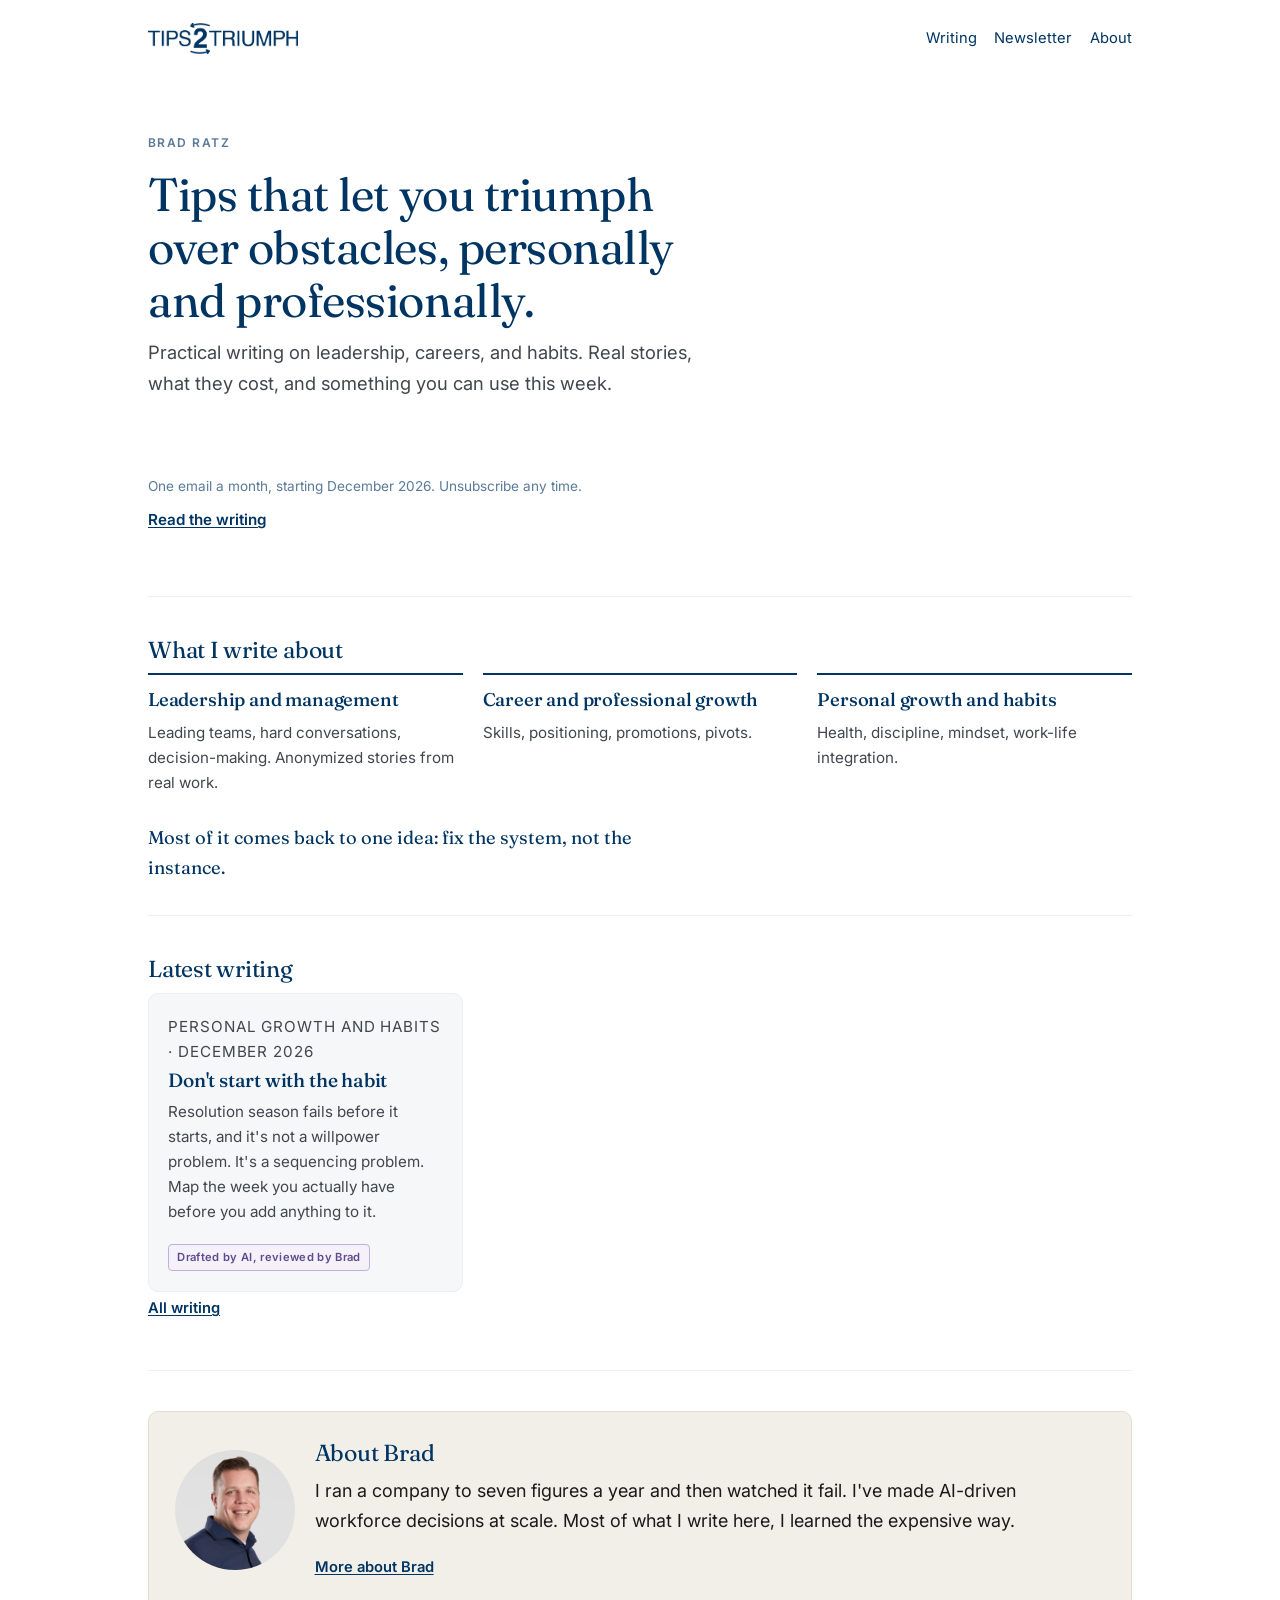
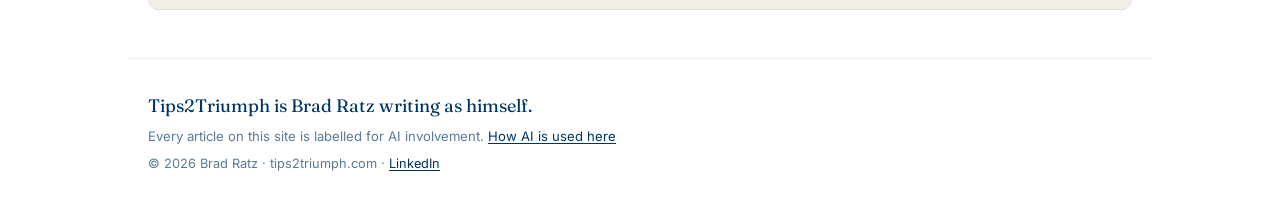
<file: index.html>
<!doctype html>
<html lang="en">
<head>
<meta charset="utf-8">
<meta name="viewport" content="width=device-width, initial-scale=1">
<title>Tips2Triumph. Brad Ratz on leadership, careers, and habits</title>
<meta name="description" content="Practical writing on leadership, careers, and habits from Brad Ratz. Real stories, what they cost, and something you can use this week.">
<link rel="canonical" href="https://tips2triumph.com/">
<meta property="og:type" content="website">
<meta property="og:site_name" content="Tips2Triumph">
<meta property="og:title" content="Tips2Triumph. Brad Ratz on leadership, careers, and habits">
<meta property="og:description" content="Practical writing on leadership, careers, and habits from Brad Ratz. Real stories, what they cost, and something you can use this week.">
<meta property="og:url" content="https://tips2triumph.com/">
<meta property="og:image" content="https://tips2triumph.com/assets/brad.jpg">
<meta name="twitter:card" content="summary">
<link rel="preconnect" href="https://fonts.googleapis.com">
<link rel="preconnect" href="https://fonts.gstatic.com" crossorigin>
<link rel="stylesheet" href="https://fonts.googleapis.com/css2?family=Fraunces:opsz,wght@9..144,400;9..144,500&family=Inter:wght@400;500;600&display=swap">
<link rel="stylesheet" href="assets/styles.css">
<link rel="icon" href="assets/logo-mark.png">
</head>
<body>
<header class="site">
  <a class="wordmark" href="index.html" aria-label="Tips2Triumph home">
    <img src="assets/logo-wordmark.png" alt="Tips2Triumph" width="150" height="40">
  </a>
  <nav aria-label="Main"><a href="writing.html">Writing</a><a href="newsletter.html">Newsletter</a><a href="about.html">About</a></nav>
</header>
<main>
<section class="hero">
  <p class="eyebrow">Brad Ratz</p>
  <h1>Tips that let you triumph over obstacles, personally and professionally.</h1>
  <p class="lede">Practical writing on leadership, careers, and habits. Real stories, what they cost, and something you can use this week.</p>
  <div class="subscribe beehiiv"><script async src="https://subscribe-forms.beehiiv.com/v3/loader.js" data-beehiiv-form="d16bd7d5-7b3f-4de5-a151-ed9707cfc289"></script></div><p class="form-note">One email a month, starting December 2026. Unsubscribe any time.</p>
  <p class="secondary"><a href="writing.html">Read the writing</a></p>
</section>

<section class="pillars">
  <h2>What I write about</h2>
  <div class="grid3"><div class="pillar"><h3>Leadership and management</h3><p>Leading teams, hard conversations, decision-making. Anonymized stories from real work.</p></div><div class="pillar"><h3>Career and professional growth</h3><p>Skills, positioning, promotions, pivots.</p></div><div class="pillar"><h3>Personal growth and habits</h3><p>Health, discipline, mindset, work-life integration.</p></div></div>
  <p class="tagline">Most of it comes back to one idea: fix the system, not the instance.</p>
</section>

<section class="latest">
  <h2>Latest writing</h2>
  <div class="grid3"><article class="post-card" data-pillar="habits"><p class="meta">Personal growth and habits &middot; December 2026</p><h3><a href="writing/dont-start-with-the-habit.html">Don't start with the habit</a></h3><p>Resolution season fails before it starts, and it's not a willpower problem. It's a sequencing problem. Map the week you actually have before you add anything to it.</p><a class="ai-badge ai-drafted-reviewed" href="ai.html" title="AI produced the draft from my outline or notes. I reviewed and edited the whole piece and stand behind the argument. The point of view is mine; some of the words are not.">Drafted by AI, reviewed by Brad</a></article></div><p><a class="more" href="writing.html">All writing</a></p>
</section>

<section class="about-card">
  <img class="thumb" src="assets/brad.jpg" alt="Brad Ratz" width="120" height="120">
  <div>
    <h2>About Brad</h2>
    <p>I ran a company to seven figures a year and then watched it fail. I've made AI-driven workforce decisions at scale. Most of what I write here, I learned the expensive way.</p>
    <p><a class="more" href="about.html">More about Brad</a></p>
  </div>
</section>

</main>
<footer class="site">
  <p class="foot-line">Tips2Triumph is Brad Ratz writing as himself.</p>
  <p class="foot-ai">Every article on this site is labelled for AI involvement. <a href="ai.html">How AI is used here</a></p>
  <p class="foot-meta">&copy; 2026 Brad Ratz &middot; tips2triumph.com &middot; <a href="https://www.linkedin.com/in/bradratz/" rel="me noopener">LinkedIn</a></p>
</footer>

</body>
</html>
</file>
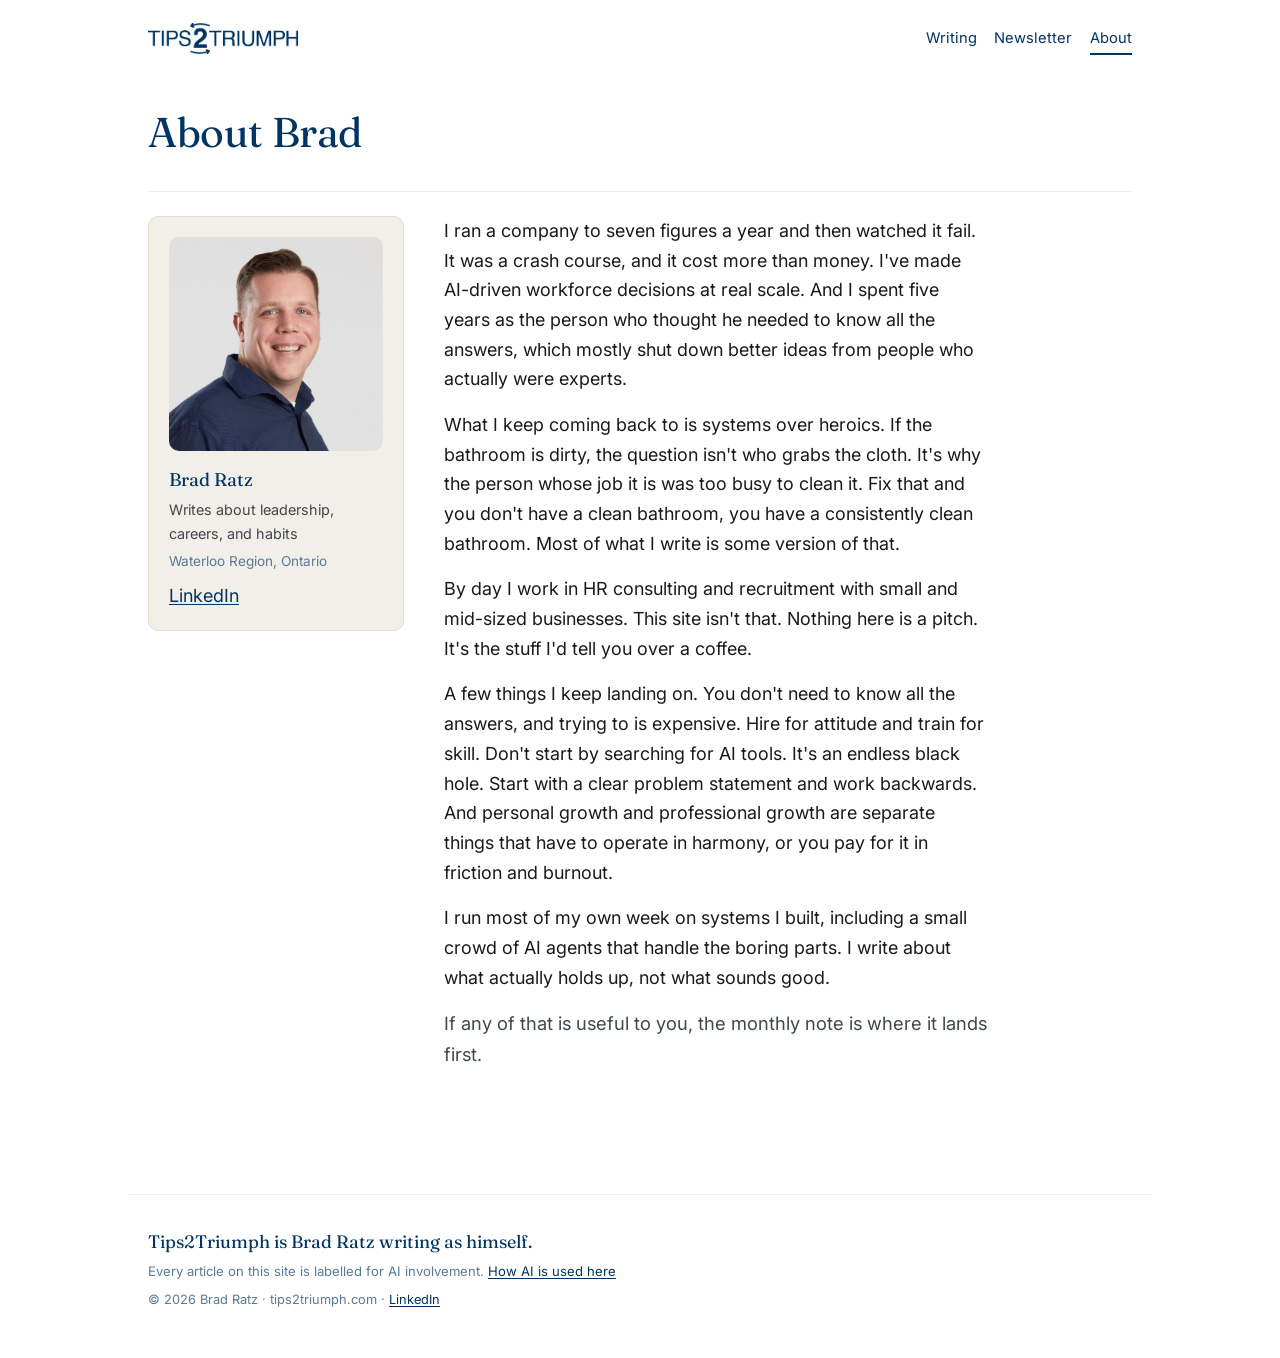
<file: about.html>
<!doctype html>
<html lang="en">
<head>
<meta charset="utf-8">
<meta name="viewport" content="width=device-width, initial-scale=1">
<title>About Brad Ratz. Tips2Triumph</title>
<meta name="description" content="Ran a company to seven figures a year and watched it fail. Made AI-driven workforce decisions at scale. Writes about what he learned the expensive way.">
<link rel="canonical" href="https://tips2triumph.com/about.html">
<meta property="og:type" content="website">
<meta property="og:site_name" content="Tips2Triumph">
<meta property="og:title" content="About Brad Ratz. Tips2Triumph">
<meta property="og:description" content="Ran a company to seven figures a year and watched it fail. Made AI-driven workforce decisions at scale. Writes about what he learned the expensive way.">
<meta property="og:url" content="https://tips2triumph.com/about.html">
<meta property="og:image" content="https://tips2triumph.com/assets/brad.jpg">
<meta name="twitter:card" content="summary">
<link rel="preconnect" href="https://fonts.googleapis.com">
<link rel="preconnect" href="https://fonts.gstatic.com" crossorigin>
<link rel="stylesheet" href="https://fonts.googleapis.com/css2?family=Fraunces:opsz,wght@9..144,400;9..144,500&family=Inter:wght@400;500;600&display=swap">
<link rel="stylesheet" href="assets/styles.css">
<link rel="icon" href="assets/logo-mark.png">
</head>
<body>
<header class="site">
  <a class="wordmark" href="index.html" aria-label="Tips2Triumph home">
    <img src="assets/logo-wordmark.png" alt="Tips2Triumph" width="150" height="40">
  </a>
  <nav aria-label="Main"><a href="writing.html">Writing</a><a href="newsletter.html">Newsletter</a><a href="about.html" aria-current="page">About</a></nav>
</header>
<main>
<section class="page-head"><h1>About Brad</h1></section>
<section class="about">
  <aside class="about-side">
    <img class="portrait" src="assets/brad.jpg" alt="Brad Ratz" width="480" height="480">
    <p class="side-name">Brad Ratz</p>
    <p class="side-role">Writes about leadership, careers, and habits</p>
    <p class="side-meta">Waterloo Region, Ontario</p>
    <p><a href="https://www.linkedin.com/in/bradratz/" rel="me noopener">LinkedIn</a></p>
  </aside>
  <div class="about-copy">
    <p>I ran a company to seven figures a year and then watched it fail. It was a crash course, and it cost more than money. I've made AI-driven workforce decisions at real scale. And I spent five years as the person who thought he needed to know all the answers, which mostly shut down better ideas from people who actually were experts.</p><p>What I keep coming back to is systems over heroics. If the bathroom is dirty, the question isn't who grabs the cloth. It's why the person whose job it is was too busy to clean it. Fix that and you don't have a clean bathroom, you have a consistently clean bathroom. Most of what I write is some version of that.</p><p>By day I work in HR consulting and recruitment with small and mid-sized businesses. This site isn't that. Nothing here is a pitch. It's the stuff I'd tell you over a coffee.</p><p>A few things I keep landing on. You don't need to know all the answers, and trying to is expensive. Hire for attitude and train for skill. Don't start by searching for AI tools. It's an endless black hole. Start with a clear problem statement and work backwards. And personal growth and professional growth are separate things that have to operate in harmony, or you pay for it in friction and burnout.</p><p>I run most of my own week on systems I built, including a small crowd of AI agents that handle the boring parts. I write about what actually holds up, not what sounds good.</p>
    <p class="lede">If any of that is useful to you, the monthly note is where it lands first.</p>
    <div class="subscribe beehiiv"><script async src="https://subscribe-forms.beehiiv.com/v3/loader.js" data-beehiiv-form="d16bd7d5-7b3f-4de5-a151-ed9707cfc289"></script></div>
  </div>
</section>

</main>
<footer class="site">
  <p class="foot-line">Tips2Triumph is Brad Ratz writing as himself.</p>
  <p class="foot-ai">Every article on this site is labelled for AI involvement. <a href="ai.html">How AI is used here</a></p>
  <p class="foot-meta">&copy; 2026 Brad Ratz &middot; tips2triumph.com &middot; <a href="https://www.linkedin.com/in/bradratz/" rel="me noopener">LinkedIn</a></p>
</footer>

</body>
</html>
</file>
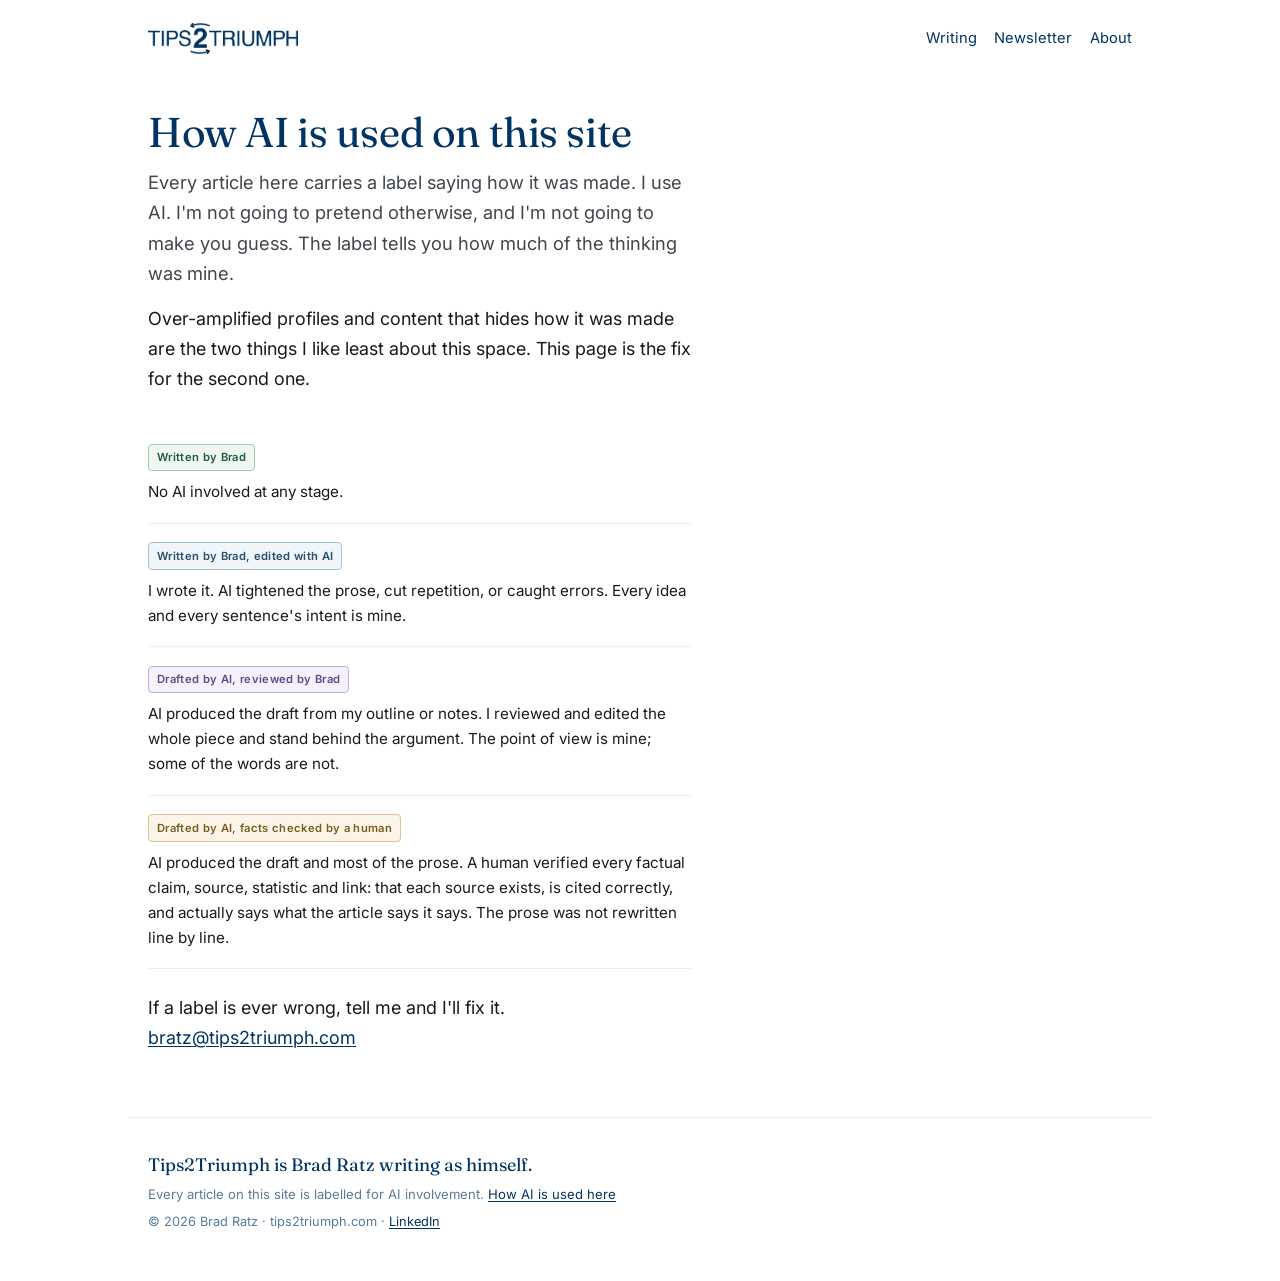
<file: ai.html>
<!doctype html>
<html lang="en">
<head>
<meta charset="utf-8">
<meta name="viewport" content="width=device-width, initial-scale=1">
<title>How AI is used on this site. Tips2Triumph</title>
<meta name="description" content="Every article on Tips2Triumph carries a label saying how much of it was written by Brad and how much by AI. Here's what each label means.">
<link rel="canonical" href="https://tips2triumph.com/ai.html">
<meta property="og:type" content="website">
<meta property="og:site_name" content="Tips2Triumph">
<meta property="og:title" content="How AI is used on this site. Tips2Triumph">
<meta property="og:description" content="Every article on Tips2Triumph carries a label saying how much of it was written by Brad and how much by AI. Here's what each label means.">
<meta property="og:url" content="https://tips2triumph.com/ai.html">
<meta property="og:image" content="https://tips2triumph.com/assets/brad.jpg">
<meta name="twitter:card" content="summary">
<link rel="preconnect" href="https://fonts.googleapis.com">
<link rel="preconnect" href="https://fonts.gstatic.com" crossorigin>
<link rel="stylesheet" href="https://fonts.googleapis.com/css2?family=Fraunces:opsz,wght@9..144,400;9..144,500&family=Inter:wght@400;500;600&display=swap">
<link rel="stylesheet" href="assets/styles.css">
<link rel="icon" href="assets/logo-mark.png">
</head>
<body>
<header class="site">
  <a class="wordmark" href="index.html" aria-label="Tips2Triumph home">
    <img src="assets/logo-wordmark.png" alt="Tips2Triumph" width="150" height="40">
  </a>
  <nav aria-label="Main"><a href="writing.html">Writing</a><a href="newsletter.html">Newsletter</a><a href="about.html">About</a></nav>
</header>
<main>
<section class="page-head narrow">
  <h1>How AI is used on this site</h1>
  <p class="lede">Every article here carries a label saying how it was made. I use AI. I'm not going to pretend otherwise, and I'm not going to make you guess. The label tells you how much of the thinking was mine.</p>
  <p>Over-amplified profiles and content that hides how it was made are the two things I like least about this space. This page is the fix for the second one.</p>
</section>
<section class="ai-ladder">
  <div class="ai-row"><span class="ai-badge human">Written by Brad</span><p>No AI involved at any stage.</p></div><div class="ai-row"><span class="ai-badge ai-edited">Written by Brad, edited with AI</span><p>I wrote it. AI tightened the prose, cut repetition, or caught errors. Every idea and every sentence's intent is mine.</p></div><div class="ai-row"><span class="ai-badge ai-drafted-reviewed">Drafted by AI, reviewed by Brad</span><p>AI produced the draft from my outline or notes. I reviewed and edited the whole piece and stand behind the argument. The point of view is mine; some of the words are not.</p></div><div class="ai-row"><span class="ai-badge ai-drafted-checked">Drafted by AI, facts checked by a human</span><p>AI produced the draft and most of the prose. A human verified every factual claim, source, statistic and link: that each source exists, is cited correctly, and actually says what the article says it says. The prose was not rewritten line by line.</p></div>
  <p class="closing">If a label is ever wrong, tell me and I'll fix it. <a href="mailto:bratz@tips2triumph.com">bratz@tips2triumph.com</a></p>
</section>

</main>
<footer class="site">
  <p class="foot-line">Tips2Triumph is Brad Ratz writing as himself.</p>
  <p class="foot-ai">Every article on this site is labelled for AI involvement. <a href="ai.html">How AI is used here</a></p>
  <p class="foot-meta">&copy; 2026 Brad Ratz &middot; tips2triumph.com &middot; <a href="https://www.linkedin.com/in/bradratz/" rel="me noopener">LinkedIn</a></p>
</footer>

</body>
</html>
</file>
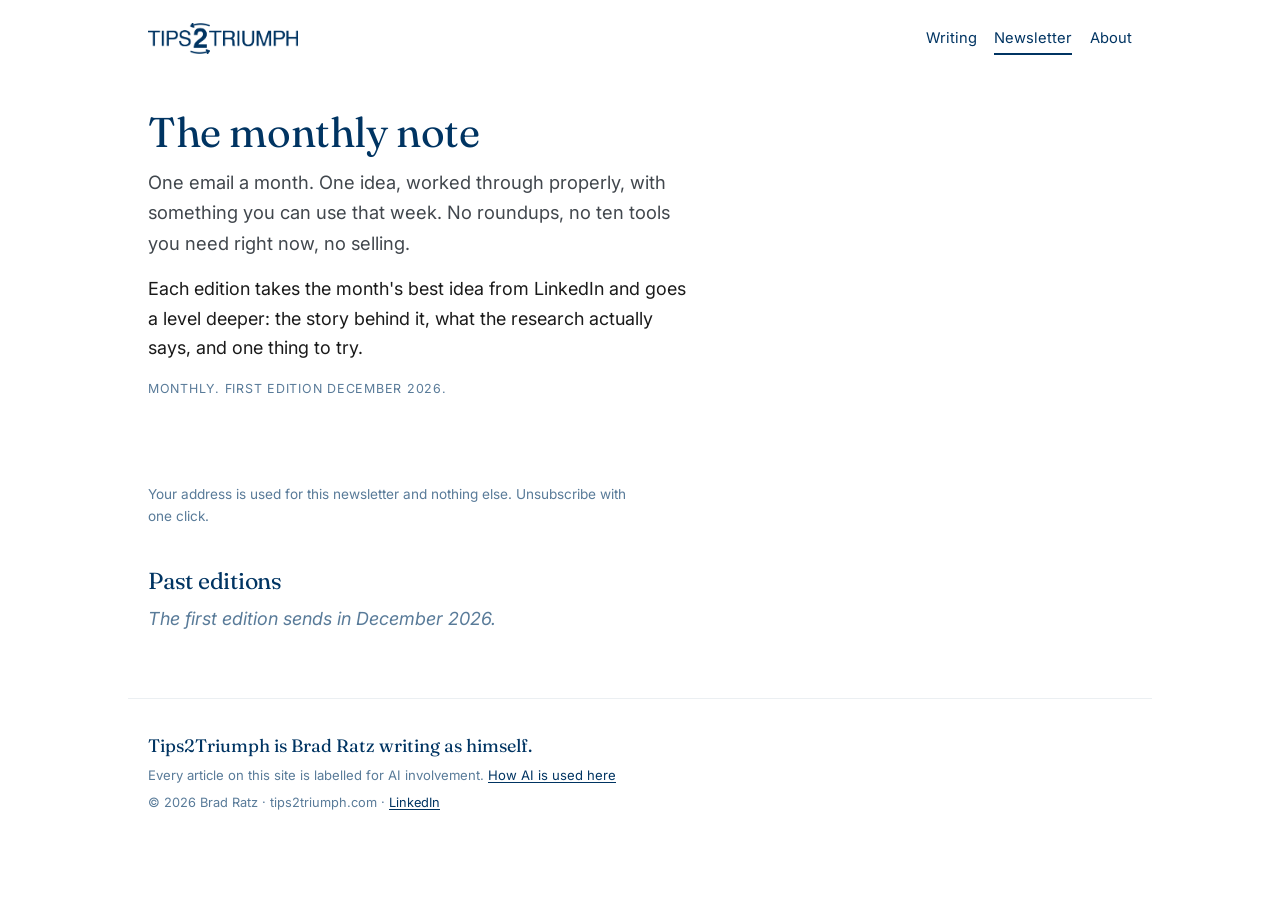
<file: newsletter.html>
<!doctype html>
<html lang="en">
<head>
<meta charset="utf-8">
<meta name="viewport" content="width=device-width, initial-scale=1">
<title>The monthly note. Tips2Triumph</title>
<meta name="description" content="One email a month. One idea, worked through properly, with something you can use that week. No roundups, no selling.">
<link rel="canonical" href="https://tips2triumph.com/newsletter.html">
<meta property="og:type" content="website">
<meta property="og:site_name" content="Tips2Triumph">
<meta property="og:title" content="The monthly note. Tips2Triumph">
<meta property="og:description" content="One email a month. One idea, worked through properly, with something you can use that week. No roundups, no selling.">
<meta property="og:url" content="https://tips2triumph.com/newsletter.html">
<meta property="og:image" content="https://tips2triumph.com/assets/brad.jpg">
<meta name="twitter:card" content="summary">
<link rel="preconnect" href="https://fonts.googleapis.com">
<link rel="preconnect" href="https://fonts.gstatic.com" crossorigin>
<link rel="stylesheet" href="https://fonts.googleapis.com/css2?family=Fraunces:opsz,wght@9..144,400;9..144,500&family=Inter:wght@400;500;600&display=swap">
<link rel="stylesheet" href="assets/styles.css">
<link rel="icon" href="assets/logo-mark.png">
</head>
<body>
<header class="site">
  <a class="wordmark" href="index.html" aria-label="Tips2Triumph home">
    <img src="assets/logo-wordmark.png" alt="Tips2Triumph" width="150" height="40">
  </a>
  <nav aria-label="Main"><a href="writing.html">Writing</a><a href="newsletter.html" aria-current="page">Newsletter</a><a href="about.html">About</a></nav>
</header>
<main>
<section class="page-head narrow">
  <h1>The monthly note</h1>
  <p class="lede">One email a month. One idea, worked through properly, with something you can use that week. No roundups, no ten tools you need right now, no selling.</p>
  <p>Each edition takes the month's best idea from LinkedIn and goes a level deeper: the story behind it, what the research actually says, and one thing to try.</p>
  <p class="meta">Monthly. First edition December 2026.</p>
  <div class="subscribe big beehiiv"><script async src="https://subscribe-forms.beehiiv.com/v3/loader.js" data-beehiiv-form="d16bd7d5-7b3f-4de5-a151-ed9707cfc289"></script></div><p class="form-note">Your address is used for this newsletter and nothing else. Unsubscribe with one click.</p>
</section>
<section class="past narrow">
  <h2>Past editions</h2>
  <p class="empty">The first edition sends in December 2026.</p>
</section>

</main>
<footer class="site">
  <p class="foot-line">Tips2Triumph is Brad Ratz writing as himself.</p>
  <p class="foot-ai">Every article on this site is labelled for AI involvement. <a href="ai.html">How AI is used here</a></p>
  <p class="foot-meta">&copy; 2026 Brad Ratz &middot; tips2triumph.com &middot; <a href="https://www.linkedin.com/in/bradratz/" rel="me noopener">LinkedIn</a></p>
</footer>

</body>
</html>
</file>
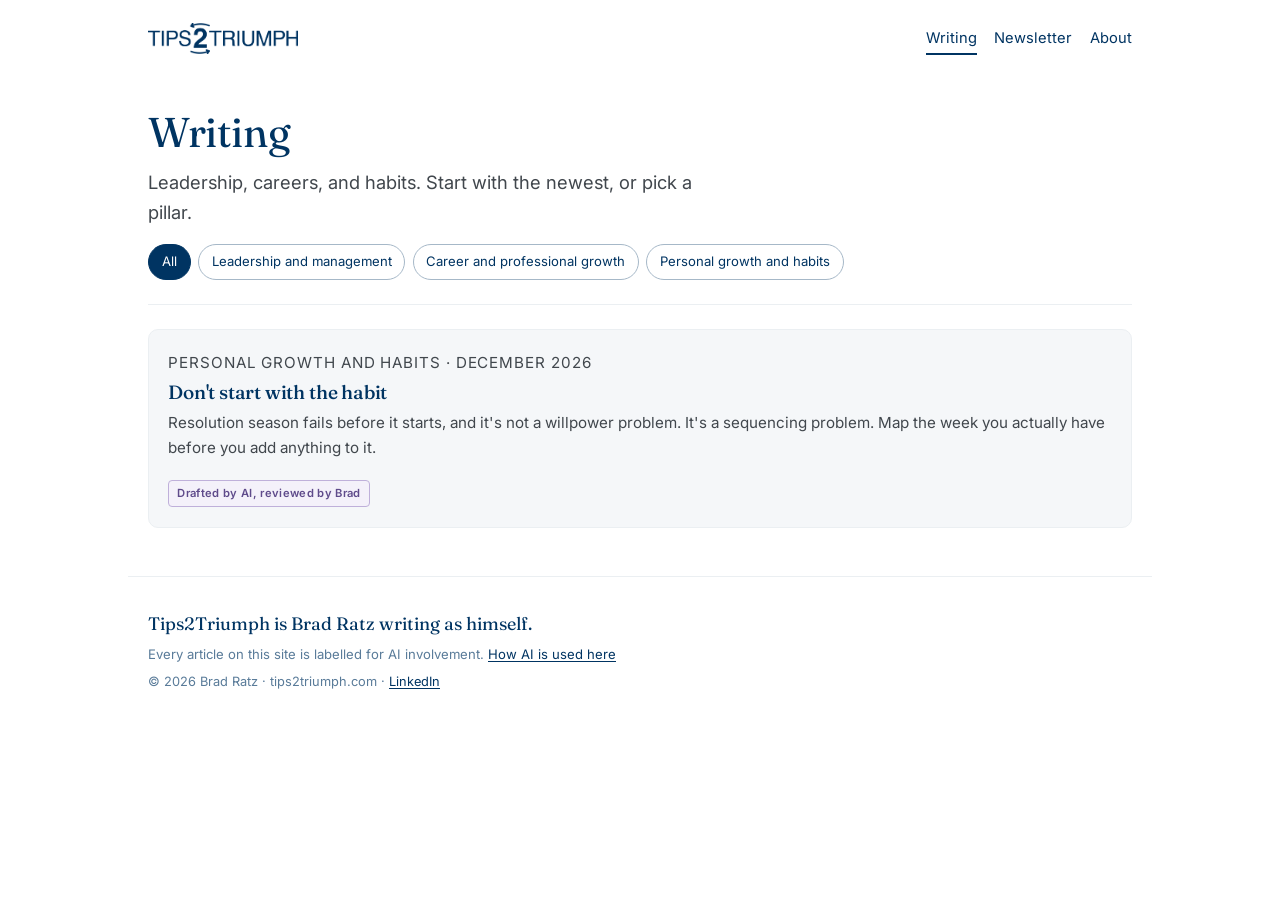
<file: writing.html>
<!doctype html>
<html lang="en">
<head>
<meta charset="utf-8">
<meta name="viewport" content="width=device-width, initial-scale=1">
<title>Writing. Tips2Triumph</title>
<meta name="description" content="Articles on leadership and management, career growth, and habits. Every piece labelled for how it was made.">
<link rel="canonical" href="https://tips2triumph.com/writing.html">
<meta property="og:type" content="website">
<meta property="og:site_name" content="Tips2Triumph">
<meta property="og:title" content="Writing. Tips2Triumph">
<meta property="og:description" content="Articles on leadership and management, career growth, and habits. Every piece labelled for how it was made.">
<meta property="og:url" content="https://tips2triumph.com/writing.html">
<meta property="og:image" content="https://tips2triumph.com/assets/brad.jpg">
<meta name="twitter:card" content="summary">
<link rel="preconnect" href="https://fonts.googleapis.com">
<link rel="preconnect" href="https://fonts.gstatic.com" crossorigin>
<link rel="stylesheet" href="https://fonts.googleapis.com/css2?family=Fraunces:opsz,wght@9..144,400;9..144,500&family=Inter:wght@400;500;600&display=swap">
<link rel="stylesheet" href="assets/styles.css">
<link rel="icon" href="assets/logo-mark.png">
</head>
<body>
<header class="site">
  <a class="wordmark" href="index.html" aria-label="Tips2Triumph home">
    <img src="assets/logo-wordmark.png" alt="Tips2Triumph" width="150" height="40">
  </a>
  <nav aria-label="Main"><a href="writing.html" aria-current="page">Writing</a><a href="newsletter.html">Newsletter</a><a href="about.html">About</a></nav>
</header>
<main>
<section class="page-head"><h1>Writing</h1><p class="lede">Leadership, careers, and habits. Start with the newest, or pick a pillar.</p><div class="chips" role="group" aria-label="Filter by pillar"><button class="chip on" data-filter="all" type="button">All</button><button class="chip" data-filter="leadership" type="button">Leadership and management</button><button class="chip" data-filter="career" type="button">Career and professional growth</button><button class="chip" data-filter="habits" type="button">Personal growth and habits</button></div></section><div class="archive"><article class="post-card" data-pillar="habits"><p class="meta">Personal growth and habits &middot; December 2026</p><h3><a href="writing/dont-start-with-the-habit.html">Don't start with the habit</a></h3><p>Resolution season fails before it starts, and it's not a willpower problem. It's a sequencing problem. Map the week you actually have before you add anything to it.</p><a class="ai-badge ai-drafted-reviewed" href="ai.html" title="AI produced the draft from my outline or notes. I reviewed and edited the whole piece and stand behind the argument. The point of view is mine; some of the words are not.">Drafted by AI, reviewed by Brad</a></article></div><p class="empty" id="empty-filter" hidden>Nothing in this pillar yet. The rotation means it won't stay empty long.</p>
</main>
<footer class="site">
  <p class="foot-line">Tips2Triumph is Brad Ratz writing as himself.</p>
  <p class="foot-ai">Every article on this site is labelled for AI involvement. <a href="ai.html">How AI is used here</a></p>
  <p class="foot-meta">&copy; 2026 Brad Ratz &middot; tips2triumph.com &middot; <a href="https://www.linkedin.com/in/bradratz/" rel="me noopener">LinkedIn</a></p>
</footer>
<script>
(function(){
  var chips=document.querySelectorAll('.chip'),cards=document.querySelectorAll('.post-card'),empty=document.getElementById('empty-filter');
  chips.forEach(function(c){c.addEventListener('click',function(){
    chips.forEach(function(k){k.classList.toggle('on',k===c)});
    var f=c.getAttribute('data-filter'),n=0;
    cards.forEach(function(p){var show=(f==='all'||p.getAttribute('data-pillar')===f);p.hidden=!show;if(show)n++});
    empty.hidden=n>0;
  })});
})();
</script>
</body>
</html>
</file>
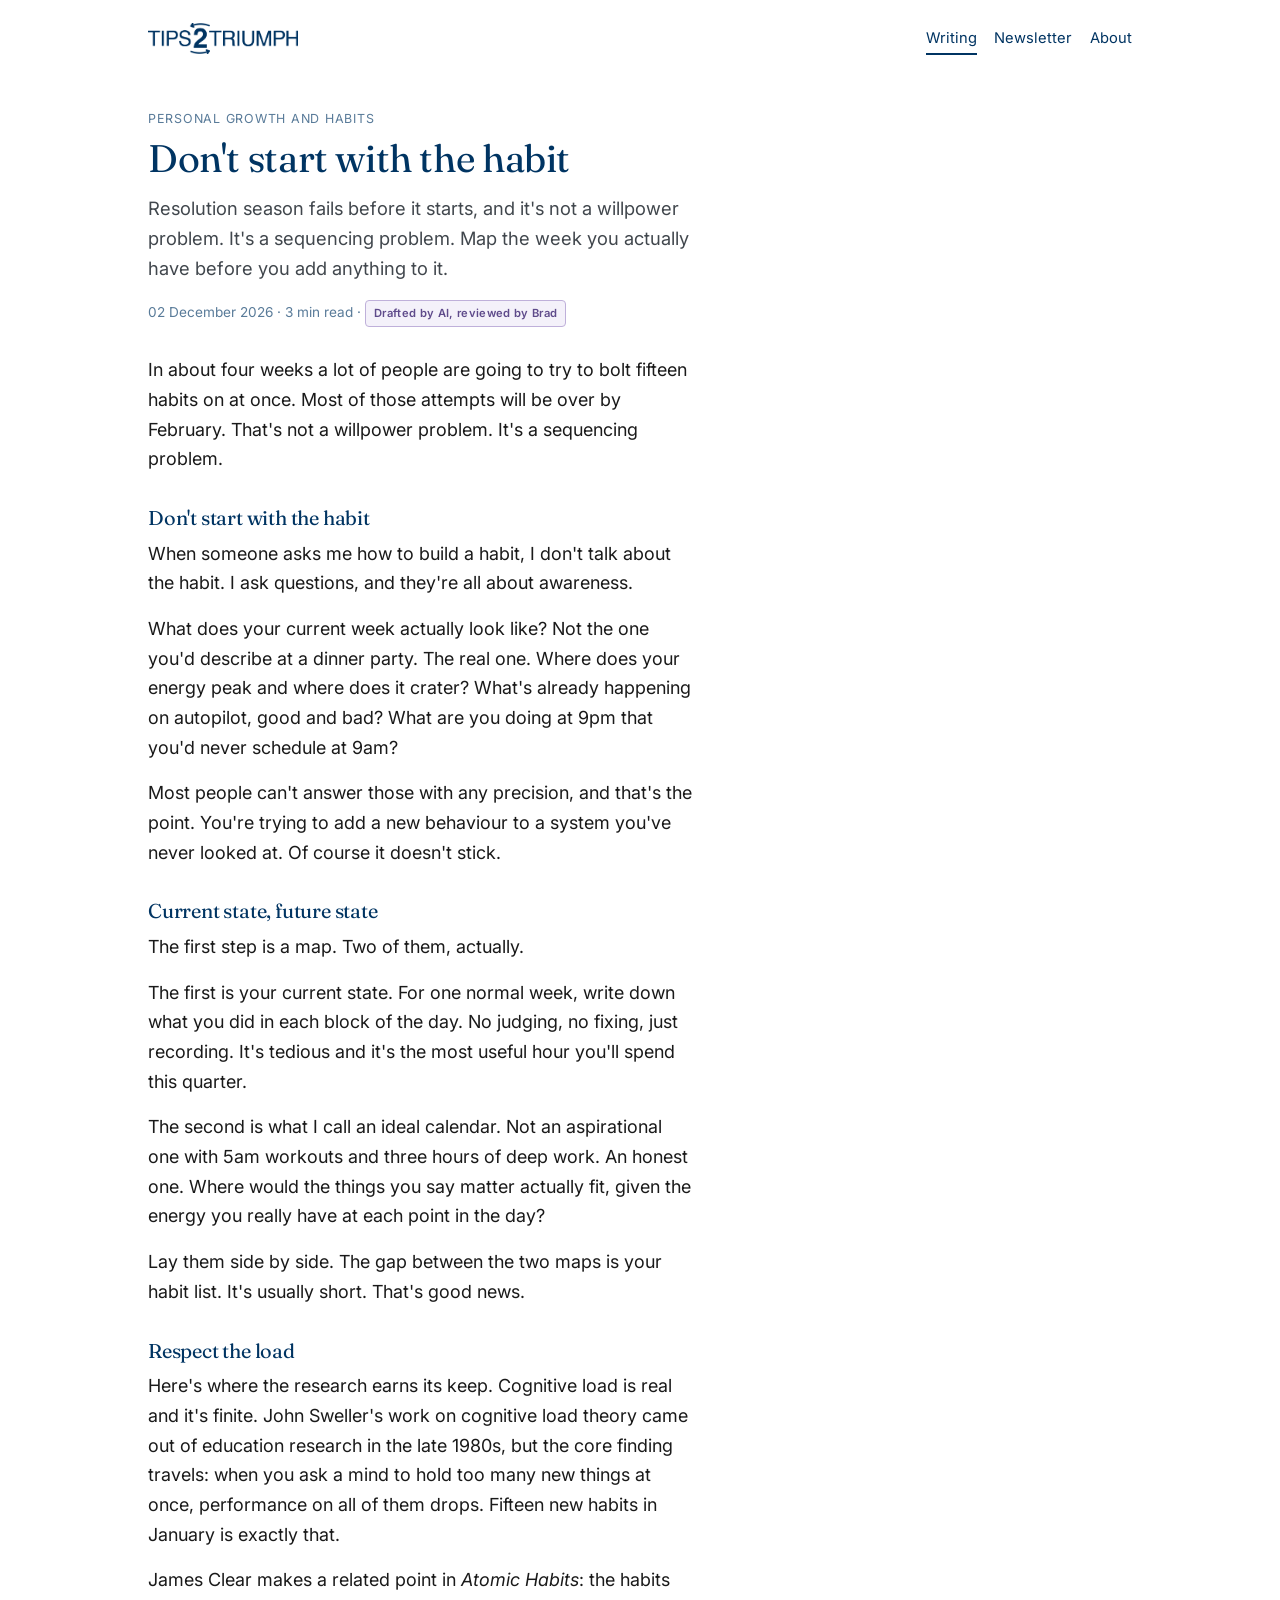
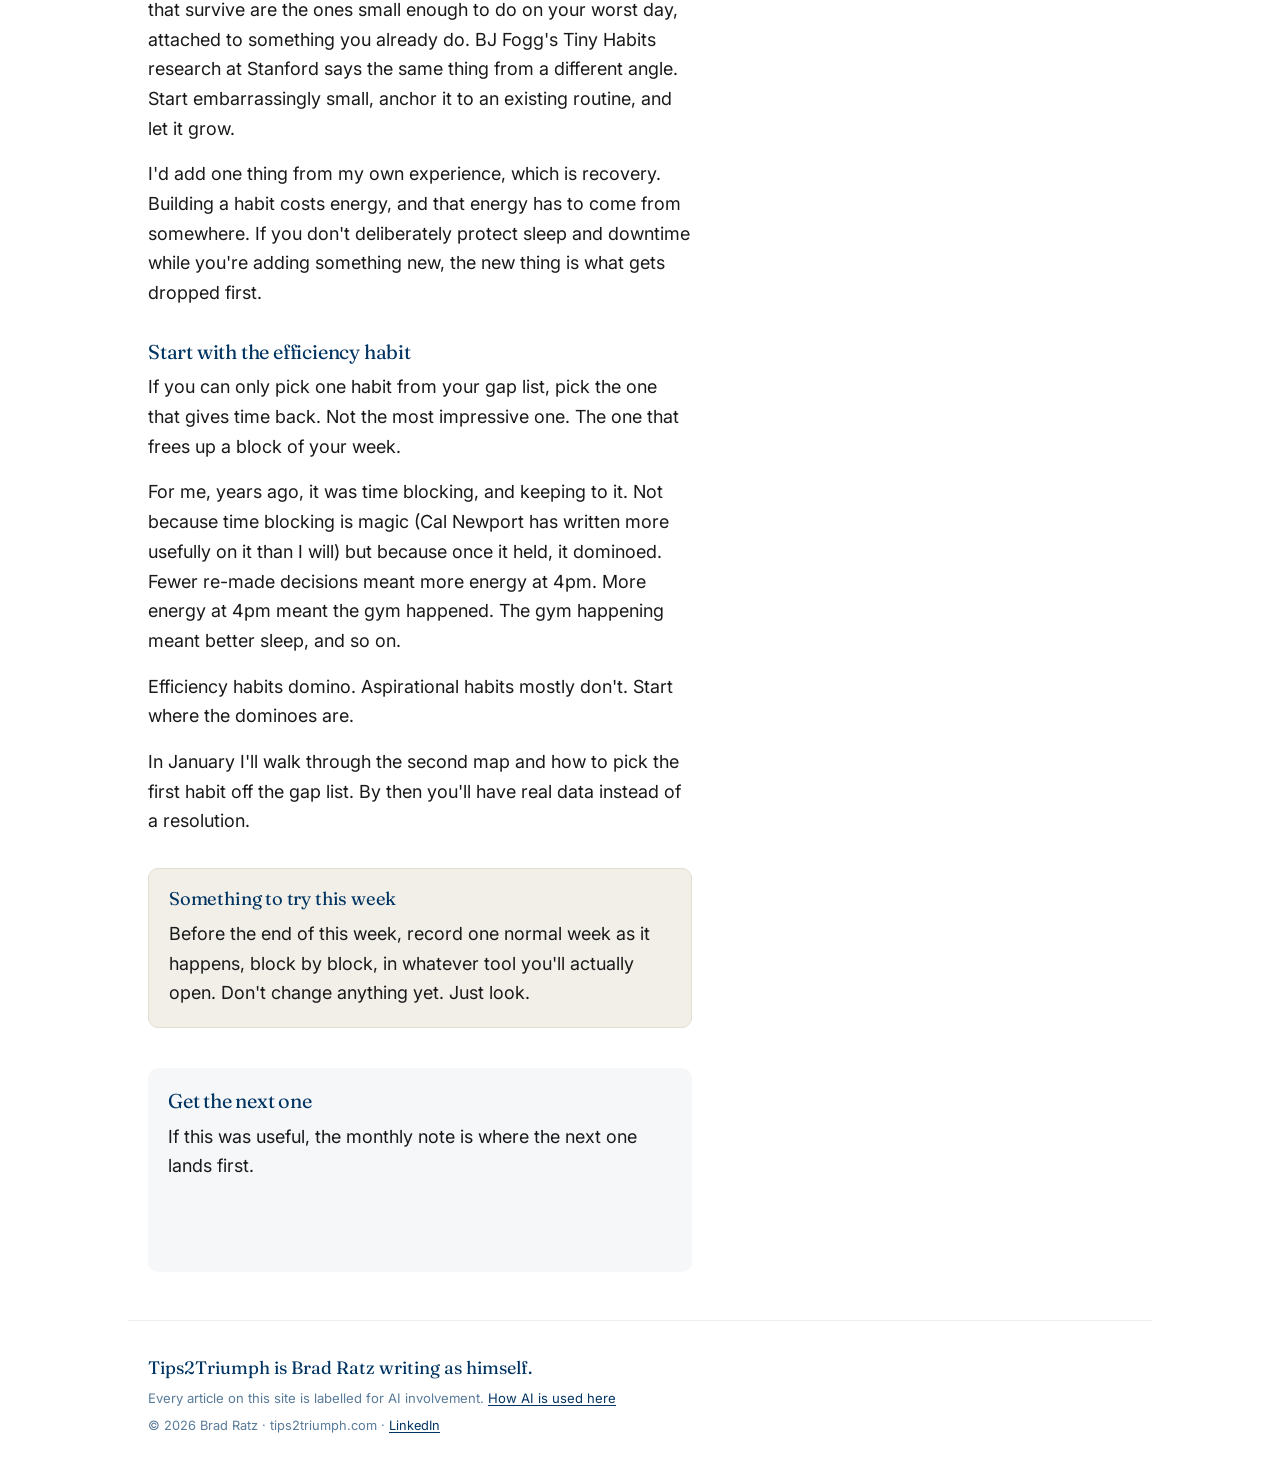
<file: writing/dont-start-with-the-habit.html>
<!doctype html>
<html lang="en">
<head>
<meta charset="utf-8">
<meta name="viewport" content="width=device-width, initial-scale=1">
<title>Don't start with the habit. Tips2Triumph</title>
<meta name="description" content="Resolution season fails before it starts, and it's not a willpower problem. It's a sequencing problem. Map the week you actually have before you add anything to it.">
<link rel="canonical" href="https://tips2triumph.com/writing/dont-start-with-the-habit.html">
<meta property="og:type" content="website">
<meta property="og:site_name" content="Tips2Triumph">
<meta property="og:title" content="Don't start with the habit. Tips2Triumph">
<meta property="og:description" content="Resolution season fails before it starts, and it's not a willpower problem. It's a sequencing problem. Map the week you actually have before you add anything to it.">
<meta property="og:url" content="https://tips2triumph.com/writing/dont-start-with-the-habit.html">
<meta property="og:image" content="https://tips2triumph.com/assets/brad.jpg">
<meta name="twitter:card" content="summary">
<link rel="preconnect" href="https://fonts.googleapis.com">
<link rel="preconnect" href="https://fonts.gstatic.com" crossorigin>
<link rel="stylesheet" href="https://fonts.googleapis.com/css2?family=Fraunces:opsz,wght@9..144,400;9..144,500&family=Inter:wght@400;500;600&display=swap">
<link rel="stylesheet" href="../assets/styles.css">
<link rel="icon" href="../assets/logo-mark.png">
</head>
<body>
<header class="site">
  <a class="wordmark" href="../index.html" aria-label="Tips2Triumph home">
    <img src="../assets/logo-wordmark.png" alt="Tips2Triumph" width="150" height="40">
  </a>
  <nav aria-label="Main"><a href="../writing.html" aria-current="page">Writing</a><a href="../newsletter.html">Newsletter</a><a href="../about.html">About</a></nav>
</header>
<main>
<article class="post"><p class="meta">Personal growth and habits</p><h1>Don't start with the habit</h1><p class="lede">Resolution season fails before it starts, and it's not a willpower problem. It's a sequencing problem. Map the week you actually have before you add anything to it.</p><p class="byline">02 December 2026 &middot; 3 min read &middot; <a class="ai-badge ai-drafted-reviewed" href="../ai.html" title="AI produced the draft from my outline or notes. I reviewed and edited the whole piece and stand behind the argument. The point of view is mine; some of the words are not.">Drafted by AI, reviewed by Brad</a></p><p>In about four weeks a lot of people are going to try to bolt fifteen habits on at once. Most of those attempts will be over by February. That's not a willpower problem. It's a sequencing problem.</p>
<h2>Don't start with the habit</h2>
<p>When someone asks me how to build a habit, I don't talk about the habit. I ask questions, and they're all about awareness.</p>
<p>What does your current week actually look like? Not the one you'd describe at a dinner party. The real one. Where does your energy peak and where does it crater? What's already happening on autopilot, good and bad? What are you doing at 9pm that you'd never schedule at 9am?</p>
<p>Most people can't answer those with any precision, and that's the point. You're trying to add a new behaviour to a system you've never looked at. Of course it doesn't stick.</p>
<h2>Current state, future state</h2>
<p>The first step is a map. Two of them, actually.</p>
<p>The first is your current state. For one normal week, write down what you did in each block of the day. No judging, no fixing, just recording. It's tedious and it's the most useful hour you'll spend this quarter.</p>
<p>The second is what I call an ideal calendar. Not an aspirational one with 5am workouts and three hours of deep work. An honest one. Where would the things you say matter actually fit, given the energy you really have at each point in the day?</p>
<p>Lay them side by side. The gap between the two maps is your habit list. It's usually short. That's good news.</p>
<h2>Respect the load</h2>
<p>Here's where the research earns its keep. Cognitive load is real and it's finite. John Sweller's work on cognitive load theory came out of education research in the late 1980s, but the core finding travels: when you ask a mind to hold too many new things at once, performance on all of them drops. Fifteen new habits in January is exactly that.</p>
<p>James Clear makes a related point in <em>Atomic Habits</em>: the habits that survive are the ones small enough to do on your worst day, attached to something you already do. BJ Fogg's Tiny Habits research at Stanford says the same thing from a different angle. Start embarrassingly small, anchor it to an existing routine, and let it grow.</p>
<p>I'd add one thing from my own experience, which is recovery. Building a habit costs energy, and that energy has to come from somewhere. If you don't deliberately protect sleep and downtime while you're adding something new, the new thing is what gets dropped first.</p>
<h2>Start with the efficiency habit</h2>
<p>If you can only pick one habit from your gap list, pick the one that gives time back. Not the most impressive one. The one that frees up a block of your week.</p>
<p>For me, years ago, it was time blocking, and keeping to it. Not because time blocking is magic (Cal Newport has written more usefully on it than I will) but because once it held, it dominoed. Fewer re-made decisions meant more energy at 4pm. More energy at 4pm meant the gym happened. The gym happening meant better sleep, and so on.</p>
<p>Efficiency habits domino. Aspirational habits mostly don't. Start where the dominoes are.</p>
<p>In January I'll walk through the second map and how to pick the first habit off the gap list. By then you'll have real data instead of a resolution.</p><aside class="try"><h2>Something to try this week</h2><p>Before the end of this week, record one normal week as it happens, block by block, in whatever tool you'll actually open. Don't change anything yet. Just look.</p></aside><section class="post-sub"><h2>Get the next one</h2><p>If this was useful, the monthly note is where the next one lands first.</p><div class="subscribe beehiiv"><script async src="https://subscribe-forms.beehiiv.com/v3/loader.js" data-beehiiv-form="d16bd7d5-7b3f-4de5-a151-ed9707cfc289"></script></div></section></article>
</main>
<footer class="site">
  <p class="foot-line">Tips2Triumph is Brad Ratz writing as himself.</p>
  <p class="foot-ai">Every article on this site is labelled for AI involvement. <a href="../ai.html">How AI is used here</a></p>
  <p class="foot-meta">&copy; 2026 Brad Ratz &middot; tips2triumph.com &middot; <a href="https://www.linkedin.com/in/bradratz/" rel="me noopener">LinkedIn</a></p>
</footer>

</body>
</html>
</file>
<file: assets/styles.css>
/* Tips2Triumph. Locked design tokens from Resources/design-direction.md.
   Fraunces (headlines, 400-500) + Inter (body/UI). Brand navy #003462. Mobile-first. */

:root{
  --navy-900:#003462;
  --navy-700:#002547;
  --navy-600:#597B99;
  --navy-300:#A6B8C8;
  --navy-100:#EBEFF2;
  --navy-50:#F5F7F9;
  --warm:#F1EFE8;
  --ink:#1A1A1A;
  --muted:#41474d;
  --measure:34rem;
  --wrap:64rem;
}

*,*::before,*::after{box-sizing:border-box}
html{-webkit-text-size-adjust:100%}
body{
  margin:0;background:#fff;color:var(--ink);
  font-family:Inter,-apple-system,BlinkMacSystemFont,"Segoe UI",Roboto,Helvetica,Arial,sans-serif;
  font-size:17px;line-height:1.65;-webkit-font-smoothing:antialiased;
}
h1,h2,h3{
  font-family:Fraunces,Georgia,"Times New Roman",serif;font-weight:400;color:var(--navy-900);
  line-height:1.15;letter-spacing:-0.01em;margin:0 0 .6rem;
}
h1{font-size:2rem}
h2{font-size:1.45rem}
h3{font-size:1.15rem;font-weight:500}
p{margin:0 0 1rem}
a{color:var(--navy-900);text-decoration-thickness:1px;text-underline-offset:2px}
a:hover{color:var(--navy-700)}
code{font-size:.85em;background:var(--navy-100);padding:.1em .35em;border-radius:3px}
hr{border:0;border-top:1px solid var(--navy-300);margin:2.5rem 0}
img{max-width:100%;height:auto}
[hidden]{display:none !important}
.sr{position:absolute;width:1px;height:1px;overflow:hidden;clip:rect(0 0 0 0);white-space:nowrap}

/* header / nav */
header.site{
  display:flex;align-items:center;justify-content:space-between;gap:1rem;flex-wrap:wrap;
  max-width:var(--wrap);margin:0 auto;padding:1.4rem 1.25rem;
}
.wordmark img{display:block;width:150px;height:auto}
header.site nav{display:flex;gap:1.1rem;font-size:.92rem}
header.site nav a{color:var(--navy-900);text-decoration:none;padding:.2rem 0;border-bottom:2px solid transparent}
header.site nav a:hover{border-bottom-color:var(--navy-300)}
header.site nav a[aria-current="page"]{border-bottom-color:var(--navy-900)}
main{max-width:var(--wrap);margin:0 auto;padding:1rem 1.25rem 3rem}

/* hero */
.hero{padding:1.5rem 0 2.5rem;border-bottom:1px solid var(--navy-100)}
.eyebrow{font-size:.75rem;letter-spacing:.12em;text-transform:uppercase;color:var(--navy-600);margin-bottom:.9rem;font-weight:600}
.hero h1{font-size:2.05rem;max-width:20ch}
.lede{font-size:1.06rem;color:var(--muted);max-width:var(--measure)}
.secondary{font-size:.95rem;margin-top:.6rem}
.secondary a{font-weight:600}

/* subscribe (beehiiv renders its own form inside .subscribe) */
.subscribe{max-width:30rem;margin:1.4rem 0 .4rem;min-height:3rem}
.subscribe.big{margin-top:1.8rem}
.form-note{font-size:.85rem;color:var(--navy-600);max-width:30rem;margin:.4rem 0 0}

/* pillars */
.pillars{padding:2.5rem 0 2rem;border-bottom:1px solid var(--navy-100)}
.grid3{display:grid;gap:1.25rem}
.grid2{display:grid;gap:1.25rem}
.pillar{border-top:2px solid var(--navy-900);padding-top:.85rem}
.pillar p{font-size:.95rem;color:var(--muted);margin:0}
.tagline{font-family:Fraunces,Georgia,serif;color:var(--navy-900);font-size:1.15rem;margin:1.75rem 0 0;max-width:var(--measure)}

/* latest + archive cards */
.latest{padding:2.5rem 0 2rem;border-bottom:1px solid var(--navy-100)}
.post-card{background:var(--navy-50);border:1px solid var(--navy-100);border-radius:10px;padding:1.25rem 1.2rem}
.post-card h3{font-size:1.2rem;margin:.2rem 0 .45rem}
.post-card h3 a{text-decoration:none}
.post-card h3 a:hover{text-decoration:underline}
.post-card p{font-size:.95rem;color:var(--muted)}
.post-card .ai-badge{margin:0}
.archive{display:grid;gap:1.25rem;padding-top:1.5rem}
.more{font-weight:600;font-size:.92rem}
.meta{font-size:.78rem;letter-spacing:.06em;text-transform:uppercase;color:var(--navy-600);margin-bottom:.35rem}
.empty{color:var(--navy-600);font-style:italic}

/* home about card */
.about-card{display:grid;gap:1.25rem;background:var(--warm);border:1px solid #e3ded0;border-radius:10px;padding:1.5rem 1.35rem;margin-top:2.5rem}
.about-card .thumb{width:120px;height:120px;border-radius:50%;object-fit:cover}
.about-card p:last-child{margin-bottom:0}

/* filters */
.chips{display:flex;flex-wrap:wrap;gap:.45rem;margin:1rem 0 0}
.chip{font:inherit;font-size:.82rem;background:#fff;color:var(--navy-900);border:1px solid var(--navy-300);border-radius:999px;padding:.4rem .8rem;cursor:pointer}
.chip:hover{border-color:var(--navy-900)}
.chip.on{background:var(--navy-900);color:#fff;border-color:var(--navy-900)}

/* page heads + article */
.page-head{padding:1rem 0 1.5rem;border-bottom:1px solid var(--navy-100)}
.page-head.narrow{max-width:var(--measure);border:0;padding-bottom:.5rem}
.narrow{max-width:var(--measure)}
.past{padding-top:2rem}
.post{max-width:var(--measure);padding-top:1rem}
.post h1{font-size:1.9rem;margin-bottom:.8rem}
.post h2{font-size:1.25rem;margin-top:2rem}
.post .byline{font-size:.85rem;color:var(--navy-600);margin-bottom:1.75rem}
.post .byline .ai-badge{margin:0;vertical-align:middle}
.post blockquote{margin:1.5rem 0;padding:.2rem 0 .2rem 1.1rem;border-left:3px solid var(--navy-900);color:var(--navy-900);font-family:Fraunces,Georgia,serif;font-size:1.1rem;line-height:1.5}
.post blockquote p{margin:0}
.post ul{padding-left:1.2rem}
.try{background:var(--warm);border:1px solid #e3ded0;border-radius:10px;padding:1.2rem 1.25rem;margin:2rem 0}
.try h2{margin-top:0;font-size:1.15rem}
.try p{margin:0}
.post-sub{background:var(--navy-50);border-radius:10px;padding:1.3rem 1.25rem;margin-top:2.5rem}
.post-sub h2{margin-top:0}
.post-sub .subscribe{margin-top:.6rem}
.related{max-width:var(--wrap);padding-top:2.5rem}

/* about */
.about{display:grid;gap:1.75rem;padding-top:1.5rem}
.about-copy{max-width:var(--measure)}
.about-side{background:var(--warm);border:1px solid #e3ded0;border-radius:10px;padding:1.25rem}
.portrait{width:100%;max-width:15rem;border-radius:10px;display:block;margin-bottom:.9rem}
.side-name{font-family:Fraunces,Georgia,serif;color:var(--navy-900);font-size:1.15rem;margin:0 0 .15rem}
.side-role{font-size:.9rem;color:var(--muted);margin:0 0 .3rem}
.side-meta{font-size:.85rem;color:var(--navy-600);margin:0 0 .5rem}
.about-side p:last-child{margin-bottom:0}

/* AI labels */
.ai-badge{display:inline-block;font-size:.7rem;font-weight:600;letter-spacing:.03em;padding:.22rem .5rem;border-radius:4px;border:1px solid;text-decoration:none;margin-bottom:.5rem}
.ai-badge.human{color:#1F5C3D;border-color:#9CCBB4;background:#F0F7F3}
.ai-badge.ai-edited{color:#28506B;border-color:#A6C3D6;background:#EFF5F9}
.ai-badge.ai-drafted-reviewed{color:#5F4B8B;border-color:#BFB0DA;background:#F4F1FA}
.ai-badge.ai-drafted-checked{color:#7A5C1E;border-color:#DCC48E;background:#FBF5E9}
.ai-ladder{padding-top:.5rem;max-width:var(--measure)}
.ai-row{display:grid;gap:.5rem;padding:1.15rem 0;border-bottom:1px solid var(--navy-100)}
.ai-row p{margin:0;font-size:.95rem}
.ai-row .ai-badge{justify-self:start;margin:0}
.ai-ladder .closing{padding-top:1.5rem}
.foot-ai{font-size:.82rem;color:var(--navy-600);margin:0 0 .35rem}

/* footer */
footer.site{border-top:1px solid var(--navy-100);max-width:var(--wrap);margin:0 auto;padding:2rem 1.25rem 3rem}
.foot-line{font-family:Fraunces,Georgia,serif;color:var(--navy-900);margin-bottom:.3rem}
.foot-meta{font-size:.8rem;color:var(--navy-600);margin:0}

/* wider screens */
@media (min-width:44rem){
  body{font-size:18px}
  h1{font-size:2.6rem}
  .hero{padding:2.5rem 0 3rem}
  .hero h1{font-size:2.9rem}
  .lede{font-size:1.15rem}
  .grid3{grid-template-columns:repeat(3,1fr)}
  .grid2{grid-template-columns:1fr 1fr}
  .about-card{grid-template-columns:120px 1fr;align-items:center;padding:1.75rem 1.6rem}
  .about{grid-template-columns:16rem 1fr;align-items:start;gap:2.5rem}
  .post h1{font-size:2.4rem}
}
</file>
